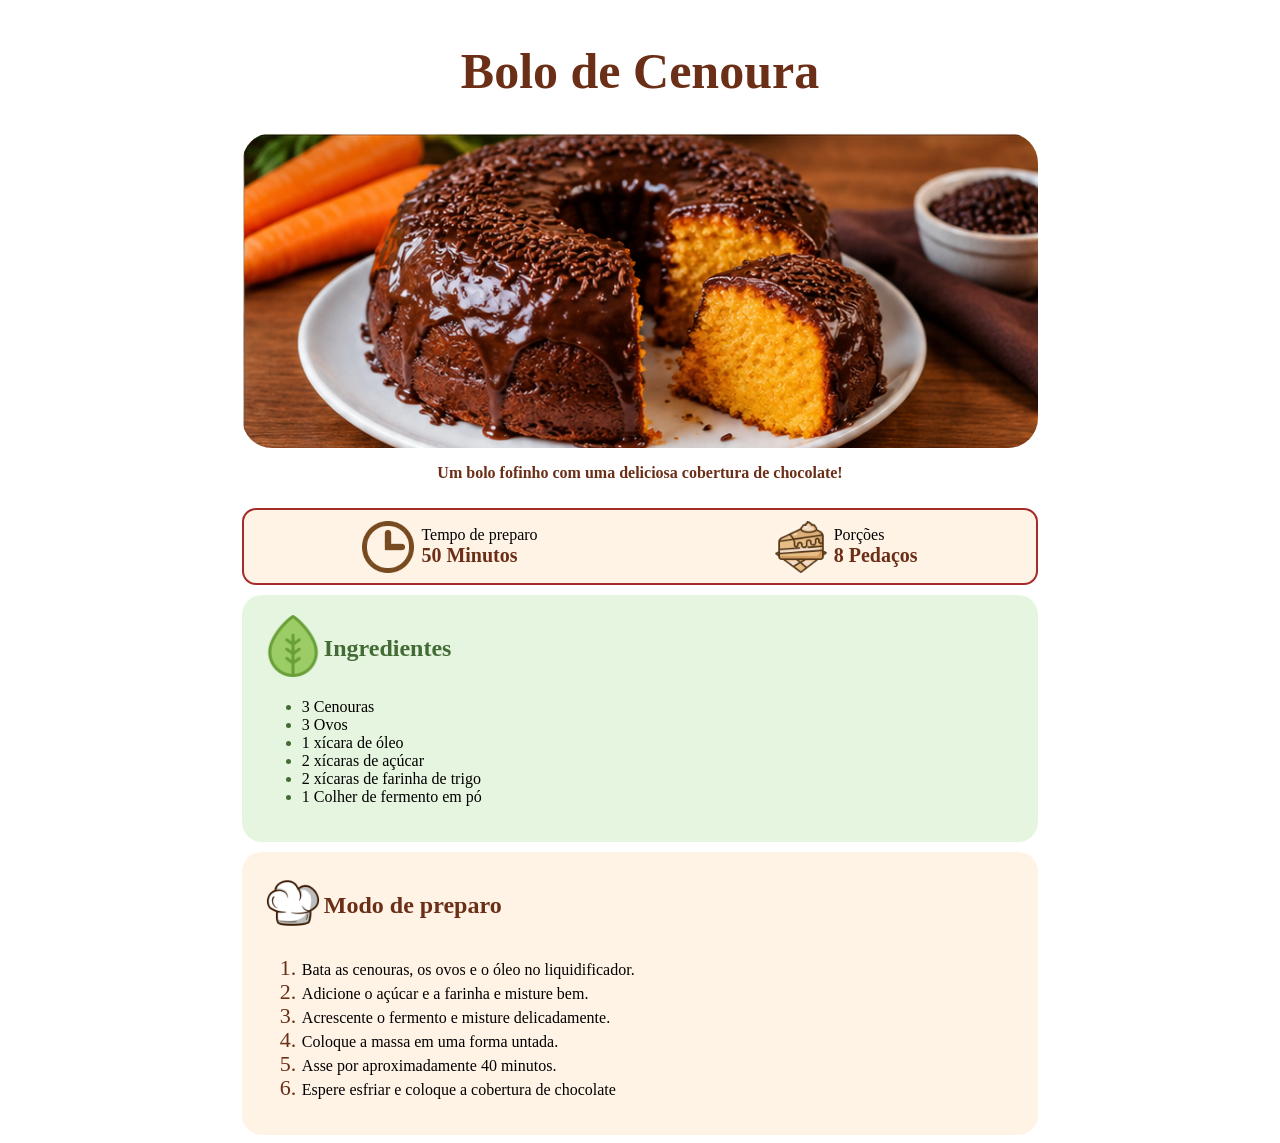
<file: Receita de bolo/index.html>
<!DOCTYPE html>
<html lang="pt-br">
<head>
    <meta charset="UTF-8">
    <meta name="viewport" content="width=device-width, initial-scale=1.0">
    <title>Bolo de Cenoura</title>
    <link rel="stylesheet" href="style.css">
    <link rel="shortcut icon" href="img/favicon_bolo_32x32.png" type="image/x-icon">
</head>
<body>
    
    <div class="pag">

        <h1>Bolo de Cenoura</h1>
        <img src="img/foto_bolo_cenoura.png" alt="bolo-de-cenoura">
        <p>Um bolo fofinho com uma deliciosa cobertura de chocolate!</p>

    </div>

    <div class="tempo-preparo">
        <div class="tempo">
            <img src="img/pngtree-clock-flat-brown-color-icon-business-vector-round-vector-picture-image_9756440.png" alt="">
            <div class="txt1">
                <p>Tempo de preparo<br><strong>50 Minutos</strong></p>
            </div>
        </div>  
        <div class="porcoes">
            <img src="img/bolo.png" alt="">
            <div class="txt2">
                <p>Porções<br><strong>8 Pedaços</strong></p>
            </div>
        </div>
    </div>

    <section class="igredientes">

        <div class="folha">
            <img src="img/folha.png" alt="">
            <h2>Ingredientes</h2>
        </div>
        <ul>
            <li>3 Cenouras</li>
            <li>3 Ovos</li>
            <li>1 xícara de óleo</li>
            <li>2 xícaras de açúcar</li>
            <li>2 xícaras de farinha de trigo</li>
            <li>1 Colher de fermento em pó</li>
        </ul>
    </section>

    <section class="preparo">

        <div class="cozinheiro">
            <img src="img/chapeu.png" alt="">
            <h2>Modo de preparo</h2>
        </div>
        <ol>
            <li>Bata as cenouras, os ovos e o óleo no liquidificador.</li>
            <li>Adicione o açúcar e a farinha e misture bem.</li>
            <li>Acrescente o fermento e misture delicadamente.</li>
            <li>Coloque a massa em uma forma untada.</li>
            <li>Asse por aproximadamente 40 minutos.</li>
            <li>Espere esfriar e coloque a cobertura de chocolate</li>
        </ol>

    </section>




</body>
</html>
</file>
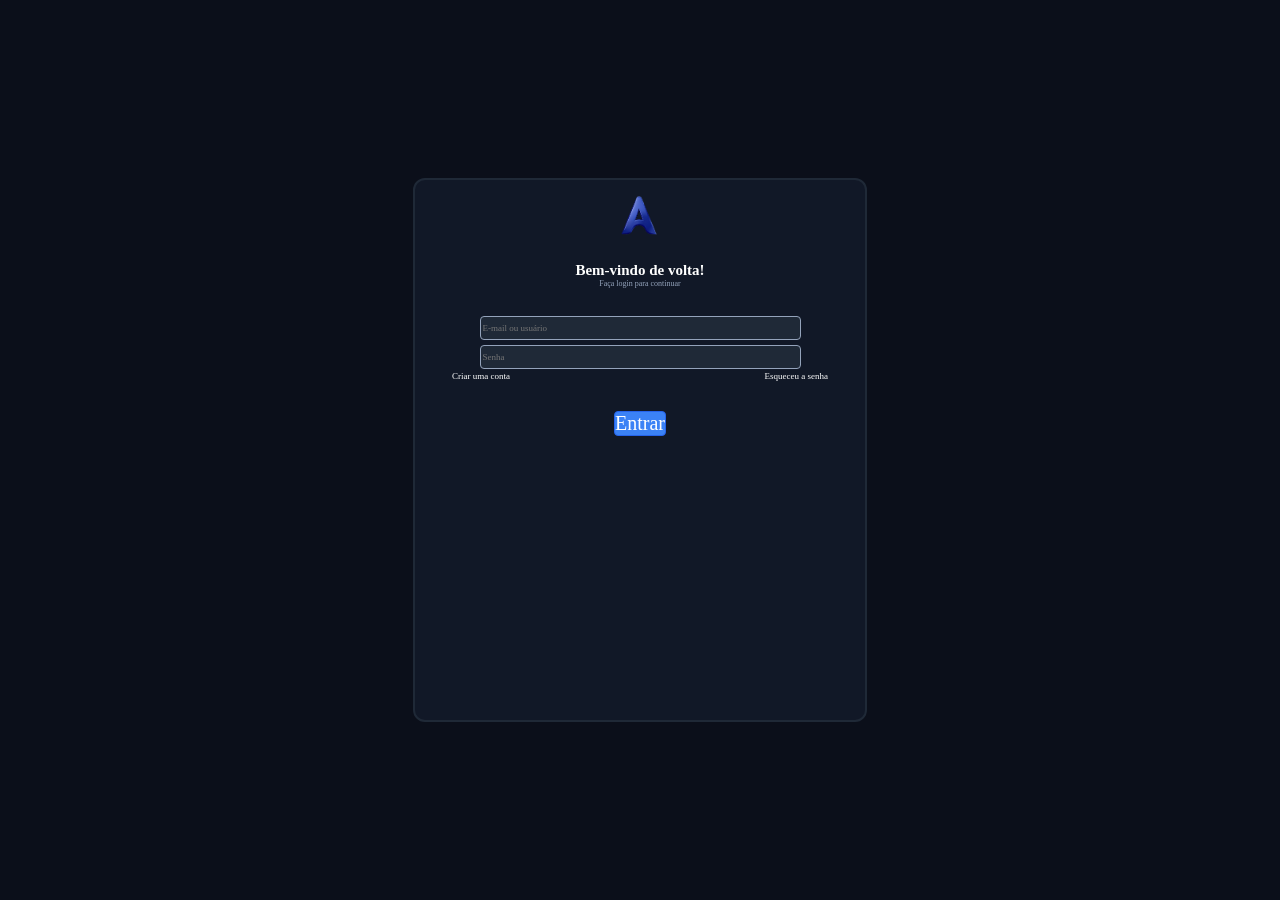
<file: Tela de Login/index.html>
<!DOCTYPE html>
<html lang="pt-br">
<head>
    <meta charset="UTF-8">
    <meta name="viewport" content="width=device-width, initial-scale=1.0">
    <title>Login</title>
    <link rel="stylesheet" href="styles.css">
</head>
<body>
    <div class="fundo">
        <div class="fundo-icone">
            <img class="icone" src="img/3d-letter-a-free-png.webp" alt="Logo-Site">
        </div>
        <div class="fundo-texto">
            <h2 class="bem-vindo">Bem-vindo de volta!</h2>
            <p class="faca-login">Faça login para continuar</p>
        </div>
        <div class="dados">
            <input type="text" placeholder="E-mail ou usuário">
            <input type="password" placeholder="Senha">
        </div>
        <div class="criar-contaa"><a class="criar-conta" href="">Criar uma conta</a>
        <a class="criar-conta" href="">Esqueceu a senha</a></div>
        <div class="botao">
        <a class="entrar" href="#">Entrar</a>
        </div>
    </div>
    
</body>
</html>
</file>
<file: Receita de bolo/style.css>
*{
    font-family: Verdana;
    box-sizing: border-box;
}
body{
    display: flex;
    flex-direction: column;
    align-items: center;
    gap: 10px;
}

/*Inicio*/

.pag{
    display: flex;
    align-items: center;
    flex-direction: column;
    width: 63%;
}
.pag h1{
    color: #6B2E16;
    font-weight: bold;
    font-size: 50px;
}
.pag img{
    border-radius: 30px;
    width: 100%;
    height: auto;
}
.pag p{
    color: #6B2E16;
    font-weight: bold;
}

/*Informações (tempo/preparo)*/

.tempo-preparo{
    display: flex;
    width: 63%;
    background-color: #FFF3E6;
    border: 2px solid brown;
    border-radius: 14px;
    justify-content: space-around;
}
.tempo{
    display: flex;
    align-items: center;
    gap: 7px;
}
.tempo img{
    width: 52px;
}
.porcoes{
    display: flex;
    align-items: center;
    gap: 7px;
}
.porcoes img{
    width: 52px;
}
strong{
    color: #6B2E16;
    font-size: 20px;
}

/*Seção Igredientes*/

.igredientes{
    background-color: #E5F5DF;
    width: 63%;
    padding: 20px;
    border-radius: 20px;
}
.igredientes h2{
    color: #426B35;
}
.igredientes li::marker{
    color: #426B35;
}
.folha{
    display: flex;
}
.folha img{
    height: 62px;
}

/*Seção modo preparo*/

.preparo{
    background-color: #FFF3E6;
    width: 63%;
    padding: 20px;
    border-radius: 20px;
}
.cozinheiro{
    display: flex;
}
.cozinheiro img{
    height: 62px;
}
.cozinheiro h2{
    color: #6B2E16;
}
.preparo li::marker{
    color: #6B2E16;
    font-size: 22px;
}
</file>
<file: Tela de Login/styles.css>
body{
    padding: 0;
    margin: 0;
    height: 100vh;
    background-color: #0B0F1A;
    display: flex;
    align-items: center;
    justify-content: center;
}
.fundo{
    background-color: #111827;
    border-radius: 12px;
    border: 2px solid #1F2937;
    height: 60vh;
    width: 50vh;
}

.icone{
    width: 70px;
}
.fundo-icone{
    display: flex;
    justify-content: center;
    margin-bottom: 0px;
}
.bem-vindo{
    font-size: 15px;
    color: #ffffff;
    font-family:'Times New Roman', Times, serif;
    margin-bottom: 0;
}
.faca-login{
    margin-top: 0;
    font-size: 8px;
    font-family: 'Times New Roman', Times, serif;
    color: #94A3BB;
}
.fundo-texto{
    display: flex;
    flex-direction: column;
    align-items: center;
}
.dados {
    margin-top: 20px;
    display: flex;
    flex-direction: column;
    align-items: center;
    gap: 5px;
    margin-bottom: 0px;
}
input{
    background-color: #1F2937;
    border: 1px solid #94A3BB;
    border-radius: 4px;
    width: 70%;
    height: 20px;
    font-size: 9px;
    font-family: 'Times New Roman', Times, serif;
    text-decoration: none;
}

.entrar:hover{
                background: #2563EB;
                color: #ffffff;
                border: 2px solid white;
                transition: .3s;
            }
.entrar:active{
    transform: translateY(4px);
}
.entrar{
    text-decoration: none;
    color: #ffffff;
    background-color: #3B82F6;
    border: 1px solid #2563EB;
    border-radius: 4px;
    font-size: 20px;
    font-family: 'Times New Roman', Times, serif;
    color: #ffffff;
}

.botao{
    display: flex;
    justify-content: center;
    margin-top: 30px;
}
.criar-conta{
    color: #ffffff;
    text-decoration: none;
    font-size: 9px;
    font-family: 'Times New Roman', Times, serif;
}
.criar-conta:hover{
    text-decoration: underline;
    color: #0B0F1A;
}
.criar-contaa{
    display: flex;
    justify-content: space-between;
    margin-top: 2px;
    margin-left: 0px;
    margin-left: 37px;
    margin-right: 37px;
}
</file>
